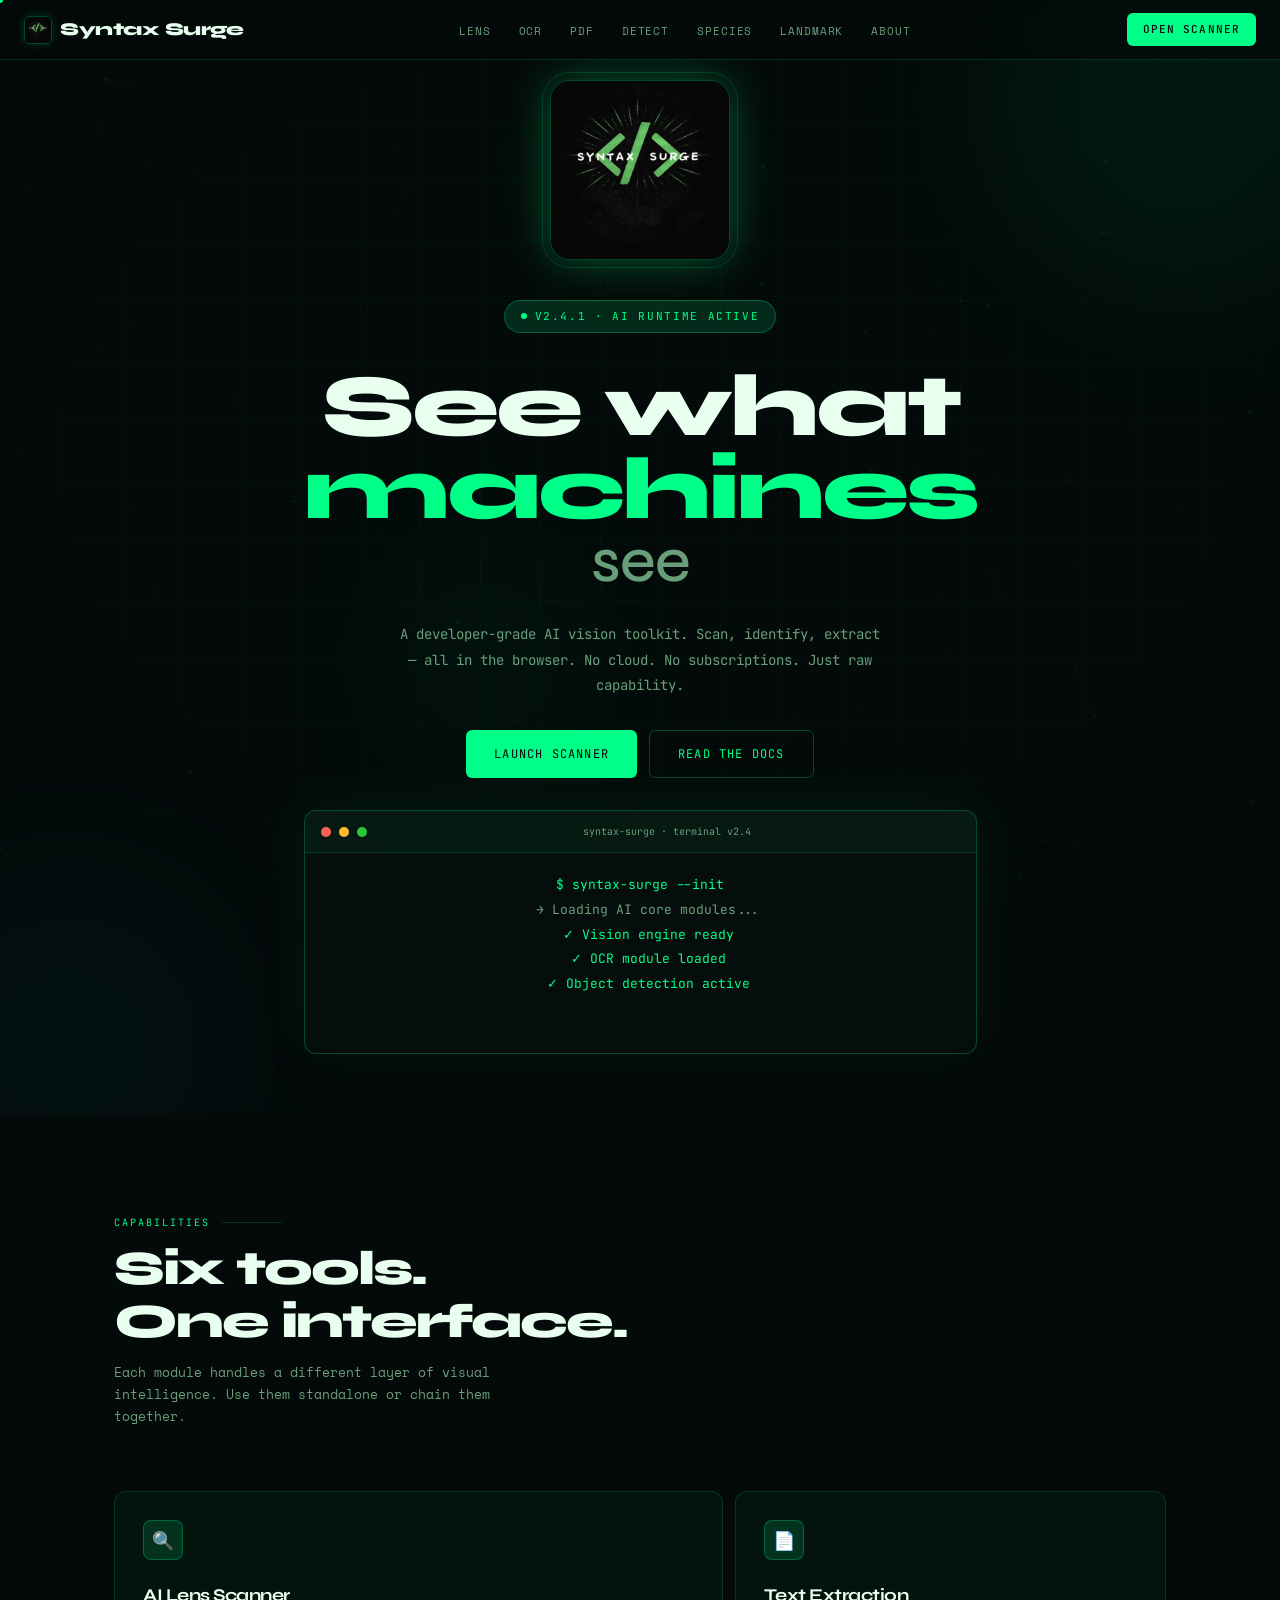
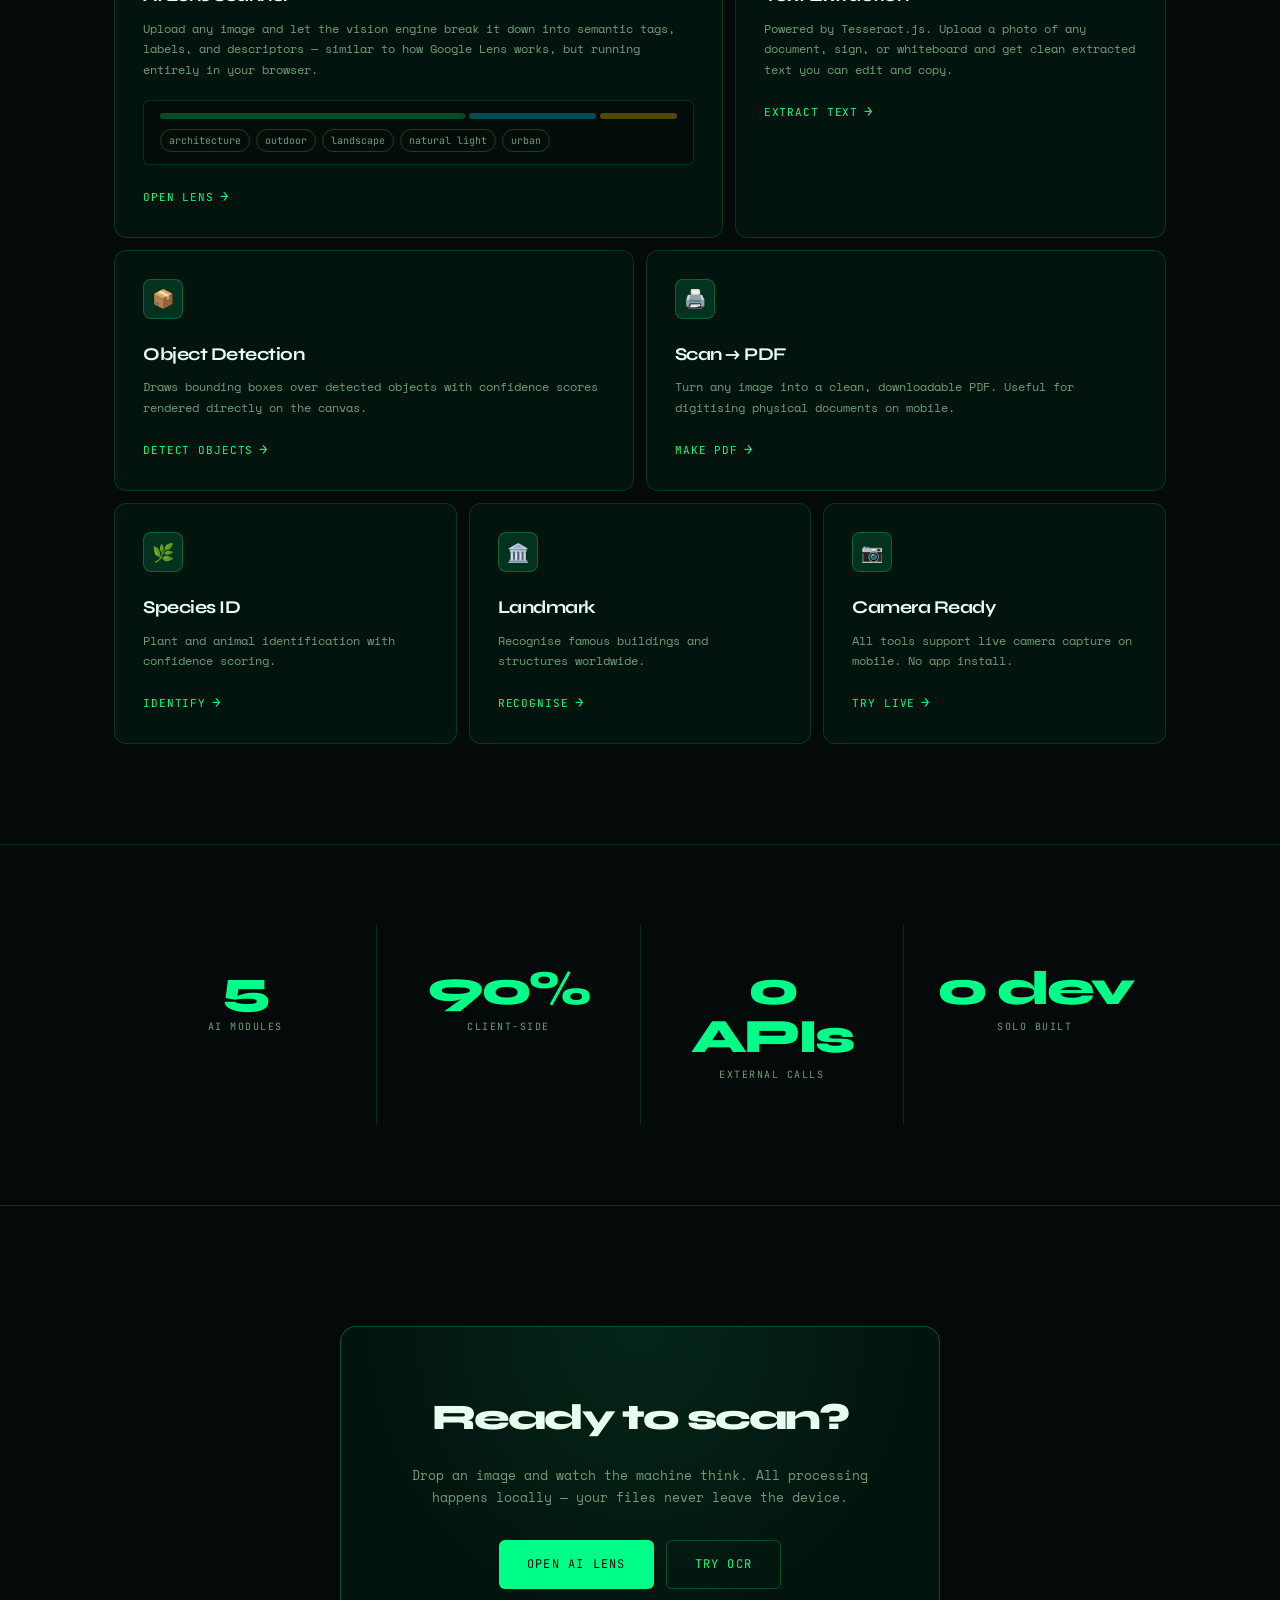
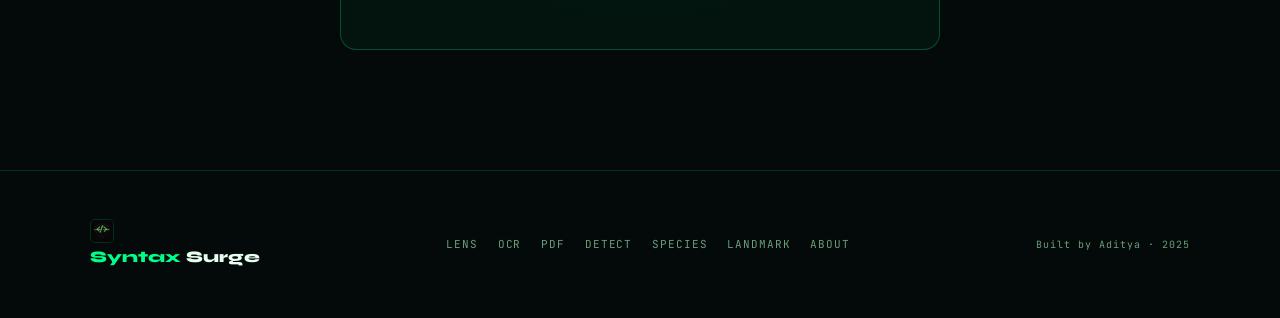
<file: index.html>
<!DOCTYPE html>
<html lang="en">
<head>
  <meta charset="UTF-8" />
  <meta name="viewport" content="width=device-width, initial-scale=1.0" />
  <title>Syntax Surge — AI Vision Platform</title>
  <meta name="description" content="Futuristic AI experimentation platform with vision scanning, OCR, object detection and more. Built by Aditya." />
  <link rel="stylesheet" href="css/style.css" />
</head>
<body>

<!-- CANVAS BACKGROUND -->
<canvas id="bg-canvas"></canvas>
<div class="grid-overlay"></div>
<div class="scanlines"></div>

<!-- CURSOR -->
<div id="cursor-dot"></div>
<div id="cursor-ring"></div>
<canvas id="cursor-trail-canvas"></canvas>

<!-- NAV -->
<nav>
  <a href="index.html" class="nav-logo"><img src="assets/logo.jpeg" alt="Syntax Surge" class="nav-logo-img" /> Syntax Surge</a>
  <ul class="nav-links">
    <li><a href="lens.html">Lens</a></li>
    <li><a href="ocr.html">OCR</a></li>
    <li><a href="pdf.html">PDF</a></li>
    <li><a href="object-detect.html">Detect</a></li>
    <li><a href="species-id.html">Species</a></li>
    <li><a href="landmark.html">Landmark</a></li>
    <li><a href="about.html">About</a></li>
  </ul>
  <a href="lens.html" class="nav-cta">Open Scanner</a>
  <button class="nav-hamburger" id="nav-burger" aria-label="Menu">
    <span></span><span></span><span></span>
  </button>
</nav>

<div id="mobile-nav-overlay" class="mobile-nav-overlay">
  <a href="lens.html">Lens Scanner</a>
  <a href="ocr.html">OCR Extract</a>
  <a href="pdf.html">Scan to PDF</a>
  <a href="object-detect.html">Object Detect</a>
  <a href="species-id.html">Species ID</a>
  <a href="landmark.html">Landmark</a>
  <a href="about.html">About</a>
</div>

<div class="page-wrap">

  <!-- HERO -->
  <section class="hero">
    <div class="orb orb-1"></div>
    <div class="orb orb-2"></div>
    <div class="orb orb-3"></div>

    <div class="hero-inner">
      <div class="hero-logo-wrap">
        <img src="assets/logo.jpeg" alt="Syntax Surge Logo" class="hero-logo-img" />
      </div>

      <div class="hero-badge">
        <span class="dot"></span>
        v2.4.1 · AI Runtime Active
      </div>

      <h1 class="hero-h1">
        See what<br>
        <span class="accent">machines</span>
        <span class="line2">see</span>
      </h1>

      <p class="hero-sub">
        A developer-grade AI vision toolkit. Scan, identify, extract — all in the browser. No cloud. No subscriptions. Just raw capability.
      </p>

      <div class="hero-actions">
        <a href="lens.html" class="btn-primary">Launch Scanner</a>
        <a href="about.html" class="btn-ghost">Read the Docs</a>
      </div>

      <!-- TERMINAL -->
      <div class="terminal-wrap">
        <div class="terminal-bar">
          <span class="t-dot r"></span>
          <span class="t-dot y"></span>
          <span class="t-dot g"></span>
          <span class="t-title">syntax-surge · terminal v2.4</span>
        </div>
        <div class="terminal-body" id="terminal-output"></div>
      </div>
    </div>
  </section>

  <!-- FEATURES -->
  <section class="features-section">
    <div class="container">
      <div class="features-header reveal">
        <div class="section-label">Capabilities</div>
        <h2>Six tools.<br>One interface.</h2>
        <p>Each module handles a different layer of visual intelligence. Use them standalone or chain them together.</p>
      </div>

      <div class="features-bento">

        <!-- Big card: Lens -->
        <div class="feat-card wide reveal">
          <div class="feat-icon">🔍</div>
          <div class="feat-title">AI Lens Scanner</div>
          <div class="feat-desc">Upload any image and let the vision engine break it down into semantic tags, labels, and descriptors — similar to how Google Lens works, but running entirely in your browser.</div>
          <div class="feat-card-preview">
            <div class="preview-bar">
              <span class="pb-1"></span><span class="pb-2"></span><span class="pb-3"></span>
            </div>
            <div class="preview-tags">
              <span>architecture</span><span>outdoor</span><span>landscape</span>
              <span>natural light</span><span>urban</span>
            </div>
          </div>
          <a href="lens.html" class="feat-link">Open Lens <span class="feat-link-icon">→</span></a>
        </div>

        <!-- Tall card: OCR -->
        <div class="feat-card tall reveal" style="transition-delay:0.1s">
          <div class="feat-icon">📄</div>
          <div class="feat-title">Text Extraction</div>
          <div class="feat-desc">Powered by Tesseract.js. Upload a photo of any document, sign, or whiteboard and get clean extracted text you can edit and copy.</div>
          <a href="ocr.html" class="feat-link">Extract Text <span class="feat-link-icon">→</span></a>
        </div>

        <!-- Half: Object Detect -->
        <div class="feat-card half reveal" style="transition-delay:0.15s">
          <div class="feat-icon">📦</div>
          <div class="feat-title">Object Detection</div>
          <div class="feat-desc">Draws bounding boxes over detected objects with confidence scores rendered directly on the canvas.</div>
          <a href="object-detect.html" class="feat-link">Detect Objects <span class="feat-link-icon">→</span></a>
        </div>

        <!-- Half: PDF -->
        <div class="feat-card half reveal" style="transition-delay:0.2s">
          <div class="feat-icon">🖨️</div>
          <div class="feat-title">Scan → PDF</div>
          <div class="feat-desc">Turn any image into a clean, downloadable PDF. Useful for digitising physical documents on mobile.</div>
          <a href="pdf.html" class="feat-link">Make PDF <span class="feat-link-icon">→</span></a>
        </div>

        <!-- Third: Species -->
        <div class="feat-card third reveal" style="transition-delay:0.25s">
          <div class="feat-icon">🌿</div>
          <div class="feat-title">Species ID</div>
          <div class="feat-desc">Plant and animal identification with confidence scoring.</div>
          <a href="species-id.html" class="feat-link">Identify <span class="feat-link-icon">→</span></a>
        </div>

        <!-- Third: Landmark -->
        <div class="feat-card third reveal" style="transition-delay:0.3s">
          <div class="feat-icon">🏛️</div>
          <div class="feat-title">Landmark</div>
          <div class="feat-desc">Recognise famous buildings and structures worldwide.</div>
          <a href="landmark.html" class="feat-link">Recognise <span class="feat-link-icon">→</span></a>
        </div>

        <!-- Third: Mobile -->
        <div class="feat-card third reveal" style="transition-delay:0.35s">
          <div class="feat-icon">📷</div>
          <div class="feat-title">Camera Ready</div>
          <div class="feat-desc">All tools support live camera capture on mobile. No app install.</div>
          <a href="lens.html" class="feat-link">Try Live <span class="feat-link-icon">→</span></a>
        </div>

      </div>
    </div>
  </section>

  <!-- STATS -->
  <section class="stats-section">
    <div class="container">
      <div class="stats-grid">
        <div class="stat-item reveal">
          <span class="stat-num" data-target="6" data-suffix="">0</span>
          <span class="stat-label">AI Modules</span>
        </div>
        <div class="stat-item reveal" style="transition-delay:0.1s">
          <span class="stat-num" data-target="100" data-suffix="%">0</span>
          <span class="stat-label">Client-side</span>
        </div>
        <div class="stat-item reveal" style="transition-delay:0.2s">
          <span class="stat-num" data-target="0" data-suffix=" APIs">0</span>
          <span class="stat-label">External Calls</span>
        </div>
        <div class="stat-item reveal" style="transition-delay:0.3s">
          <span class="stat-num" data-target="1" data-suffix=" dev">0</span>
          <span class="stat-label">Solo Built</span>
        </div>
      </div>
    </div>
  </section>

  <!-- CTA -->
  <section class="cta-section">
    <div class="container">
      <div class="cta-inner reveal">
        <h2>Ready to scan?</h2>
        <p>Drop an image and watch the machine think. All processing happens locally — your files never leave the device.</p>
        <div class="cta-actions">
          <a href="lens.html" class="btn-primary">Open AI Lens</a>
          <a href="ocr.html" class="btn-ghost">Try OCR</a>
        </div>
      </div>
    </div>
  </section>

  <!-- FOOTER -->
  <footer>
    <div class="footer-inner">
      <div class="footer-logo"><img src="assets/logo.jpeg" alt="SS" class="footer-logo-img" /> <span class="accent">Syntax</span> Surge</div>
      <div class="footer-links">
        <a href="lens.html">Lens</a>
        <a href="ocr.html">OCR</a>
        <a href="pdf.html">PDF</a>
        <a href="object-detect.html">Detect</a>
        <a href="species-id.html">Species</a>
        <a href="landmark.html">Landmark</a>
        <a href="about.html">About</a>
      </div>
      <div class="footer-copy">Built by Aditya &middot; 2025</div>
    </div>
  </footer>

</div><!-- /page-wrap -->

<script src="js/script.js"></script>
</body>
</html>
</file>
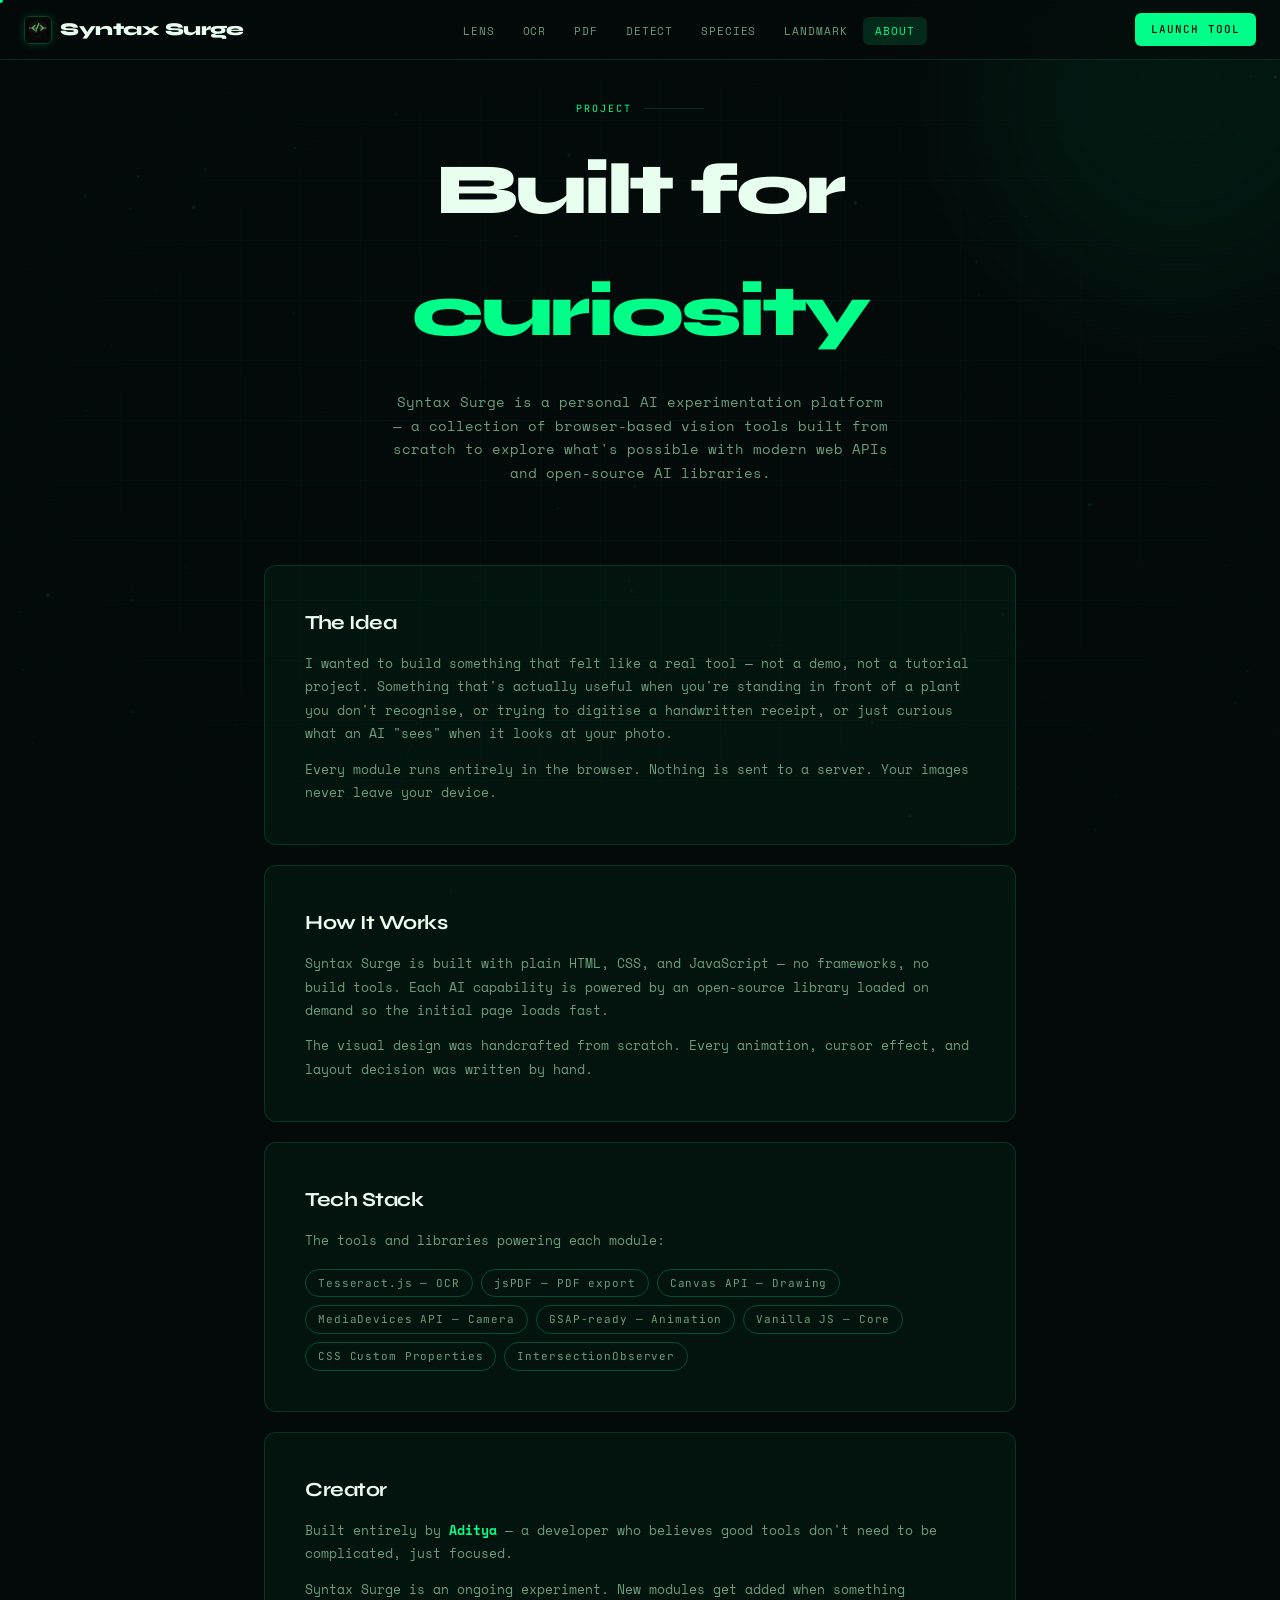
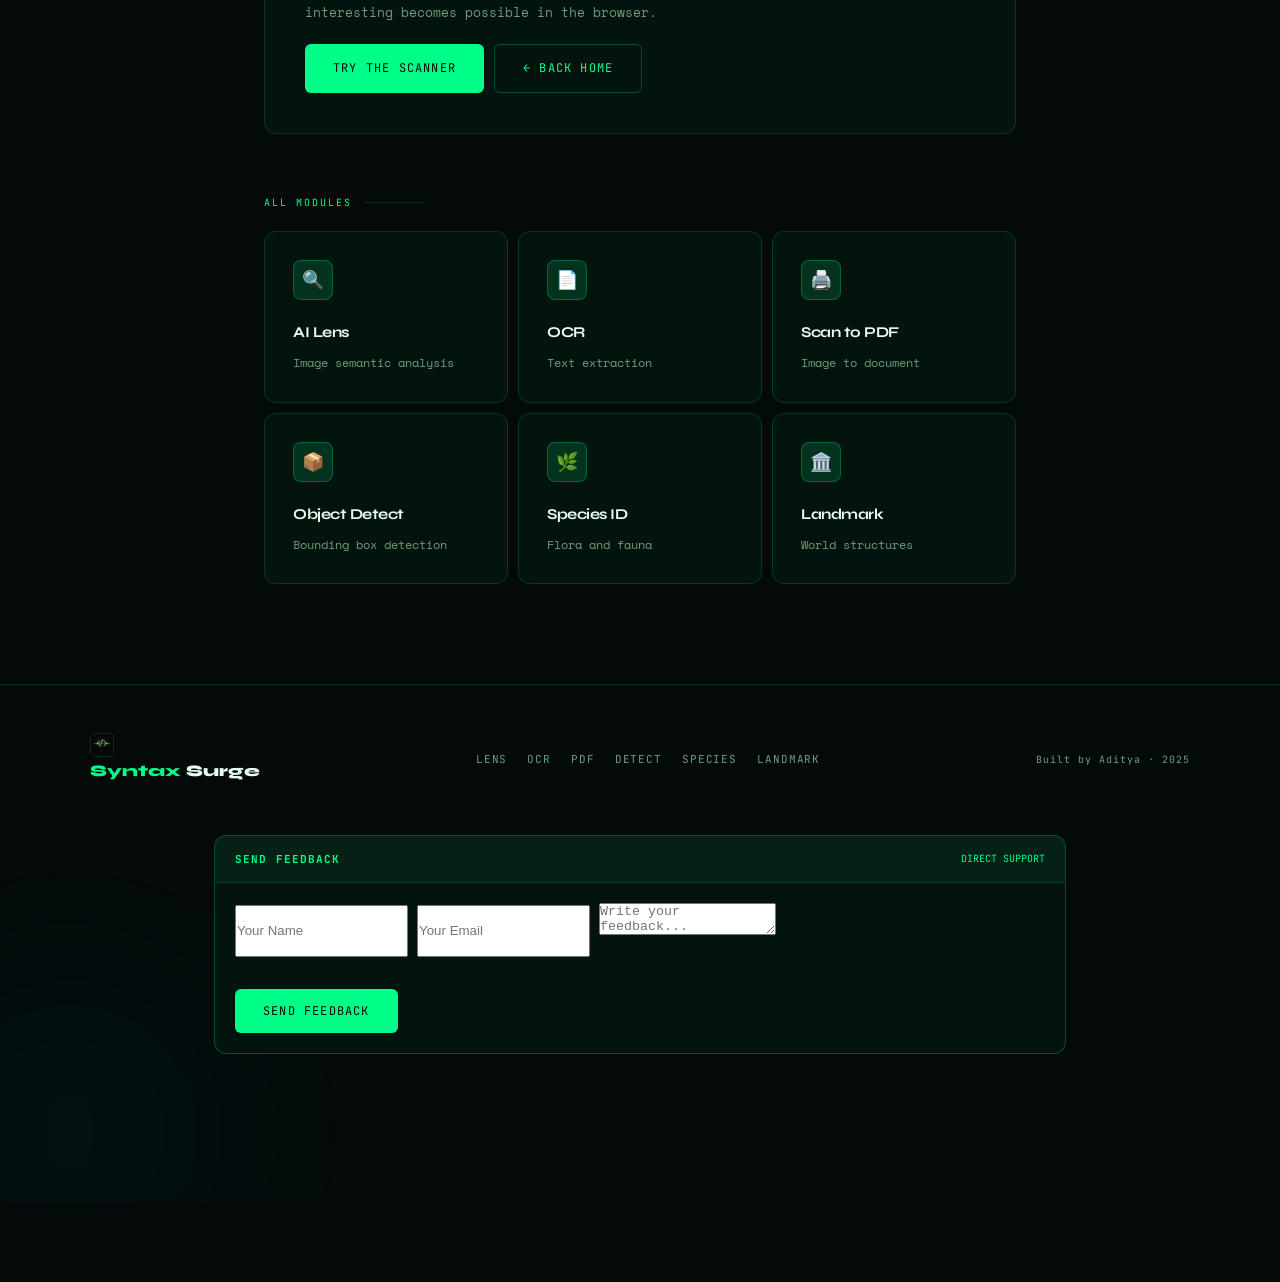
<file: about.html>
<!DOCTYPE html>
<html lang="en">
<head>
  <meta charset="UTF-8" />
  <meta name="viewport" content="width=device-width, initial-scale=1.0" />
  <title>About — Syntax Surge</title>
  <link rel="stylesheet" href="css/style.css" />
</head>
<body>
<canvas id="bg-canvas"></canvas>
<div class="grid-overlay"></div>
<div class="scanlines"></div>
<div id="cursor-dot"></div>
<div id="cursor-ring"></div>
<canvas id="cursor-trail-canvas"></canvas>

<nav>
  <a href="index.html" class="nav-logo"><img src="assets/logo.jpeg" alt="Syntax Surge" class="nav-logo-img" /> Syntax Surge</a>
  <ul class="nav-links">
    <li><a href="lens.html">Lens</a></li>
    <li><a href="ocr.html">OCR</a></li>
    <li><a href="pdf.html">PDF</a></li>
    <li><a href="object-detect.html">Detect</a></li>
    <li><a href="species-id.html">Species</a></li>
    <li><a href="landmark.html">Landmark</a></li>
    <li><a href="about.html">About</a></li>
  </ul>
  <a href="lens.html" class="nav-cta">Launch Tool</a>
  <button class="nav-hamburger" id="nav-burger"><span></span><span></span><span></span></button>
</nav>
<div id="mobile-nav-overlay" class="mobile-nav-overlay">
  <a href="lens.html">Lens</a><a href="ocr.html">OCR</a><a href="pdf.html">PDF</a>
  <a href="object-detect.html">Detect</a><a href="species-id.html">Species</a>
  <a href="landmark.html">Landmark</a><a href="about.html">About</a>
</div>

<div class="page-wrap">
  <div class="orb orb-1"></div>
  <div class="orb orb-2"></div>

  <div class="about-section">

    <div class="about-hero reveal">
      <div class="section-label" style="justify-content:center">Project</div>
      <h1>Built for <span>curiosity</span></h1>
      <p>Syntax Surge is a personal AI experimentation platform — a collection of browser-based vision tools built from scratch to explore what's possible with modern web APIs and open-source AI libraries.</p>
    </div>

    <div class="about-card reveal">
      <h3>The Idea</h3>
      <p>I wanted to build something that felt like a real tool — not a demo, not a tutorial project. Something that's actually useful when you're standing in front of a plant you don't recognise, or trying to digitise a handwritten receipt, or just curious what an AI "sees" when it looks at your photo.</p>
      <p style="margin-top:12px">Every module runs entirely in the browser. Nothing is sent to a server. Your images never leave your device.</p>
    </div>

    <div class="about-card reveal" style="transition-delay:0.1s">
      <h3>How It Works</h3>
      <p>Syntax Surge is built with plain HTML, CSS, and JavaScript — no frameworks, no build tools. Each AI capability is powered by an open-source library loaded on demand so the initial page loads fast.</p>
      <p style="margin-top:12px">The visual design was handcrafted from scratch. Every animation, cursor effect, and layout decision was written by hand.</p>
    </div>

    <div class="about-card reveal" style="transition-delay:0.15s">
      <h3>Tech Stack</h3>
      <p>The tools and libraries powering each module:</p>
      <div class="tech-pills">
        <span class="tech-pill">Tesseract.js — OCR</span>
        <span class="tech-pill">jsPDF — PDF export</span>
        <span class="tech-pill">Canvas API — Drawing</span>
        <span class="tech-pill">MediaDevices API — Camera</span>
        <span class="tech-pill">GSAP-ready — Animation</span>
        <span class="tech-pill">Vanilla JS — Core</span>
        <span class="tech-pill">CSS Custom Properties</span>
        <span class="tech-pill">IntersectionObserver</span>
      </div>
    </div>

    <div class="about-card reveal" style="transition-delay:0.2s">
      <h3>Creator</h3>
      <p>Built entirely by <strong style="color:var(--neon)">Aditya</strong> — a developer who believes good tools don't need to be complicated, just focused.</p>
      <p style="margin-top:12px">Syntax Surge is an ongoing experiment. New modules get added when something interesting becomes possible in the browser.</p>
      <div class="action-row" style="margin-top:20px">
        <a href="lens.html" class="btn-primary">Try the Scanner</a>
        <a href="index.html" class="btn-ghost">← Back Home</a>
      </div>
    </div>

    <!-- Module directory -->
    <div style="margin-top:60px" class="reveal">
      <div class="section-label">All Modules</div>
      <div style="display:grid;grid-template-columns:repeat(auto-fill,minmax(220px,1fr));gap:10px;margin-top:20px">
        <a href="lens.html" class="feat-card" style="text-decoration:none">
          <div class="feat-icon">🔍</div>
          <div class="feat-title" style="font-size:15px">AI Lens</div>
          <div class="feat-desc">Image semantic analysis</div>
        </a>
        <a href="ocr.html" class="feat-card" style="text-decoration:none">
          <div class="feat-icon">📄</div>
          <div class="feat-title" style="font-size:15px">OCR</div>
          <div class="feat-desc">Text extraction</div>
        </a>
        <a href="pdf.html" class="feat-card" style="text-decoration:none">
          <div class="feat-icon">🖨️</div>
          <div class="feat-title" style="font-size:15px">Scan to PDF</div>
          <div class="feat-desc">Image to document</div>
        </a>
        <a href="object-detect.html" class="feat-card" style="text-decoration:none">
          <div class="feat-icon">📦</div>
          <div class="feat-title" style="font-size:15px">Object Detect</div>
          <div class="feat-desc">Bounding box detection</div>
        </a>
        <a href="species-id.html" class="feat-card" style="text-decoration:none">
          <div class="feat-icon">🌿</div>
          <div class="feat-title" style="font-size:15px">Species ID</div>
          <div class="feat-desc">Flora and fauna</div>
        </a>
        <a href="landmark.html" class="feat-card" style="text-decoration:none">
          <div class="feat-icon">🏛️</div>
          <div class="feat-title" style="font-size:15px">Landmark</div>
          <div class="feat-desc">World structures</div>
        </a>
      </div>
    </div>

  </div>

  <footer>
    <div class="footer-inner">
      <div class="footer-logo"><img src="assets/logo.jpeg" alt="SS" class="footer-logo-img" /> <span class="accent">Syntax</span> Surge</div>
      <div class="footer-links">
        <a href="lens.html">Lens</a>
        <a href="ocr.html">OCR</a>
        <a href="pdf.html">PDF</a>
        <a href="object-detect.html">Detect</a>
        <a href="species-id.html">Species</a>
        <a href="landmark.html">Landmark</a>
      </div>
      <div class="footer-copy">Built by Aditya &middot; 2025</div>
    </div>

<div class="tool-workspace reveal" style="margin-top:50px">

  <div class="result-panel show">

    <div class="result-panel-header">

      <h4>Send Feedback</h4>

      <span
        style="
        font-family:var(--font-mono);
        font-size:10px;
        color:var(--neon)">

        DIRECT SUPPORT
      </span>

    </div>

    <div class="result-panel-body">

      <form
        action="mailto:yourgmail@gmail.com"
        method="POST"
        enctype="text/plain">

        <input
          type="text"
          name="name"
          placeholder="Your Name"
          class="ocr-textarea"
          style="margin-bottom:14px;height:52px"
          required>

        <input
          type="email"
          name="email"
          placeholder="Your Email"
          class="ocr-textarea"
          style="margin-bottom:14px;height:52px"
          required>

        <textarea
          name="message"
          placeholder="Write your feedback..."
          class="ocr-textarea"
          required></textarea>

        <div
          class="action-row"
          style="margin-top:18px">

          <button
            type="submit"
            class="btn-primary">

            Send Feedback
          </button>

        </div>

      </form>

    </div>

  </div>

</div>  
  </footer>
</div>

<script src="js/script.js"></script>
</body>
</html>
</file>
<file: css/style.css>
/* =============================================
   SYNTAX SURGE — CORE STYLESHEET
   Created by Aditya
   ============================================= */

@import url('https://fonts.googleapis.com/css2?family=Space+Mono:ital,wght@0,400;0,700;1,400&family=Syne:wght@400;500;600;700;800&family=JetBrains+Mono:wght@300;400;500&display=swap');

/* ── VARIABLES ─────────────────────────────── */
:root {
  --neon:        #00ff88;
  --neon-dim:    #00ff8844;
  --neon-soft:   #00ff8822;
  --acid:        #39ff14;
  --cyan:        #00e5ff;
  --bg:          #040a0a;
  --bg-1:        #070f0e;
  --bg-2:        #0a1614;
  --surface:     rgba(0,255,136,0.04);
  --surface-2:   rgba(0,255,136,0.08);
  --border:      rgba(0,255,136,0.15);
  --border-2:    rgba(0,255,136,0.25);
  --text:        #c8e6c9;
  --text-dim:    #6b9e7a;
  --text-bright: #e8fff0;
  --white:       #f0fff4;
  --font-head:   'Syne', sans-serif;
  --font-mono:   'JetBrains Mono', monospace;
  --font-body:   'Space Mono', monospace;
  --radius:      6px;
  --radius-lg:   12px;
  --glow:        0 0 20px rgba(0,255,136,0.3);
  --glow-sm:     0 0 10px rgba(0,255,136,0.2);
  --glow-lg:     0 0 60px rgba(0,255,136,0.15);
  --transition:  all 0.3s cubic-bezier(0.4, 0, 0.2, 1);
}

/* ── RESET ─────────────────────────────────── */
*, *::before, *::after { box-sizing: border-box; margin: 0; padding: 0; }
html { scroll-behavior: smooth; overflow-x: hidden; }
body {
  background: var(--bg);
  color: var(--text);
  font-family: var(--font-body);
  font-size: 14px;
  line-height: 1.7;
  overflow-x: hidden;
  cursor: none;
}
a { color: var(--neon); text-decoration: none; }
img { max-width: 100%; display: block; }
button { cursor: none; }
::selection { background: var(--neon-dim); color: var(--text-bright); }

/* ── SCROLLBAR ──────────────────────────────── */
::-webkit-scrollbar { width: 4px; }
::-webkit-scrollbar-track { background: var(--bg); }
::-webkit-scrollbar-thumb { background: var(--border-2); border-radius: 2px; }

/* ── CURSOR ─────────────────────────────────── */
#cursor-dot {
  width: 6px; height: 6px;
  background: var(--neon);
  border-radius: 50%;
  position: fixed;
  top: 0; left: 0;
  pointer-events: none;
  z-index: 10000;
  transform: translate(-50%, -50%);
  transition: width 0.2s, height 0.2s, background 0.2s;
  box-shadow: var(--glow);
}
#cursor-ring {
  width: 28px; height: 28px;
  border: 1px solid var(--neon-dim);
  border-radius: 50%;
  position: fixed;
  top: 0; left: 0;
  pointer-events: none;
  z-index: 9999;
  transform: translate(-50%, -50%);
  transition: transform 0.08s linear, width 0.25s, height 0.25s, border-color 0.25s;
}
#cursor-trail-canvas {
  position: fixed; top: 0; left: 0;
  pointer-events: none; z-index: 9998;
  opacity: 0.5;
}
body:has(a:hover) #cursor-dot,
body:has(button:hover) #cursor-dot { width: 10px; height: 10px; }
body:has(a:hover) #cursor-ring,
body:has(button:hover) #cursor-ring { width: 44px; height: 44px; border-color: var(--neon); }

/* ── CANVAS BG ──────────────────────────────── */
#bg-canvas {
  position: fixed; inset: 0;
  pointer-events: none; z-index: 0;
  opacity: 0.6;
}

/* ── GRID OVERLAY ───────────────────────────── */
.grid-overlay {
  position: fixed; inset: 0;
  pointer-events: none; z-index: 1;
  background-image:
    linear-gradient(rgba(0,255,136,0.03) 1px, transparent 1px),
    linear-gradient(90deg, rgba(0,255,136,0.03) 1px, transparent 1px);
  background-size: 60px 60px;
  mask-image: radial-gradient(ellipse at center, black 30%, transparent 80%);
}

/* ── SCANLINES ──────────────────────────────── */
.scanlines {
  position: fixed; inset: 0;
  pointer-events: none; z-index: 2;
  background: repeating-linear-gradient(
    0deg,
    transparent,
    transparent 3px,
    rgba(0,255,136,0.012) 3px,
    rgba(0,255,136,0.012) 4px
  );
  animation: scanMove 8s linear infinite;
}
@keyframes scanMove {
  0% { background-position: 0 0; }
  100% { background-position: 0 100vh; }
}

/* ── LAYOUT ─────────────────────────────────── */
.container { max-width: 1100px; margin: 0 auto; padding: 0 24px; }
.page-wrap { position: relative; z-index: 10; }

/* ── NAV ────────────────────────────────────── */
nav {
  position: fixed; top: 0; left: 0; right: 0;
  z-index: 1000;
  padding: 0 24px;
  height: 60px;
  display: flex; align-items: center; justify-content: space-between;
  background: rgba(4,10,10,0.75);
  backdrop-filter: blur(20px) saturate(1.5);
  border-bottom: 1px solid var(--border);
  transition: var(--transition);
}
nav.scrolled { background: rgba(4,10,10,0.95); border-bottom-color: var(--border-2); }
.nav-logo {
  font-family: var(--font-head);
  font-size: 18px; font-weight: 800;
  color: var(--text-bright);
  letter-spacing: -0.5px;
  display: flex; align-items: center; gap: 8px;
}
.nav-logo .logo-bracket { color: var(--neon); }
.nav-links {
  display: flex; align-items: center; gap: 4px;
  list-style: none;
}
.nav-links a {
  font-size: 11px; letter-spacing: 0.08em;
  text-transform: uppercase;
  color: var(--text-dim);
  padding: 6px 12px;
  border-radius: var(--radius);
  transition: var(--transition);
}
.nav-links a:hover, .nav-links a.active {
  color: var(--neon); background: var(--neon-soft);
}
.nav-cta {
  font-family: var(--font-mono);
  font-size: 11px; letter-spacing: 0.1em;
  text-transform: uppercase;
  color: var(--bg); background: var(--neon);
  padding: 7px 16px; border-radius: var(--radius);
  border: none; font-weight: 500;
  transition: var(--transition);
  position: relative; overflow: hidden;
}
.nav-cta::after {
  content: '';
  position: absolute; top: -50%; left: -75%;
  width: 50%; height: 200%;
  background: rgba(255,255,255,0.2);
  transform: skewX(-20deg);
  transition: left 0.4s;
}
.nav-cta:hover::after { left: 125%; }
.nav-cta:hover { box-shadow: var(--glow); transform: translateY(-1px); }

.nav-hamburger {
  display: none; flex-direction: column; gap: 4px;
  background: none; border: none; padding: 4px;
}
.nav-hamburger span {
  display: block; width: 22px; height: 2px;
  background: var(--neon); border-radius: 2px;
  transition: var(--transition);
}
.mobile-nav-overlay {
  display: none; position: fixed; inset: 0; z-index: 999;
  background: rgba(4,10,10,0.98);
  flex-direction: column; align-items: center; justify-content: center; gap: 8px;
}
.mobile-nav-overlay.open { display: flex; }
.mobile-nav-overlay a {
  font-family: var(--font-head); font-size: 22px; font-weight: 700;
  color: var(--text-bright); padding: 12px 24px;
  transition: color 0.2s;
}
.mobile-nav-overlay a:hover { color: var(--neon); }

/* ── HERO ───────────────────────────────────── */
.hero {
  min-height: 100vh;
  display: grid; place-items: center;
  padding: 80px 24px 60px;
  position: relative; overflow: hidden;
}
.hero-inner {
  max-width: 900px; margin: 0 auto;
  display: flex; flex-direction: column; align-items: center;
  text-align: center; gap: 32px;
}
.hero-badge {
  display: inline-flex; align-items: center; gap: 8px;
  font-family: var(--font-mono); font-size: 11px;
  color: var(--neon); letter-spacing: 0.15em; text-transform: uppercase;
  border: 1px solid var(--border-2); border-radius: 40px;
  padding: 6px 16px;
  background: var(--neon-soft);
}
.hero-badge .dot {
  width: 6px; height: 6px; border-radius: 50%;
  background: var(--neon);
  animation: breathe 2s ease-in-out infinite;
}
@keyframes breathe {
  0%, 100% { opacity: 1; transform: scale(1); }
  50% { opacity: 0.4; transform: scale(0.7); }
}
.hero-h1 {
  font-family: var(--font-head);
  font-size: clamp(42px, 7vw, 88px);
  font-weight: 800; line-height: 0.95;
  color: var(--text-bright);
  letter-spacing: -3px;
}
.hero-h1 .accent { color: var(--neon); }
.hero-h1 .line2 { display: block; color: var(--text-dim); font-size: 0.7em; font-weight: 500; letter-spacing: -1px; }
.hero-sub {
  font-size: 14px; color: var(--text-dim);
  max-width: 480px; line-height: 1.8;
  font-family: var(--font-mono);
}
.hero-actions {
  display: flex; gap: 12px; flex-wrap: wrap; justify-content: center;
}
.btn-primary {
  font-family: var(--font-mono); font-size: 12px;
  letter-spacing: 0.1em; text-transform: uppercase;
  color: var(--bg); background: var(--neon);
  padding: 14px 28px; border-radius: var(--radius);
  border: none; transition: var(--transition);
  position: relative; overflow: hidden;
}
.btn-primary::after {
  content: ''; position: absolute; top: -50%; left: -75%;
  width: 50%; height: 200%; background: rgba(255,255,255,0.25);
  transform: skewX(-20deg); transition: left 0.4s;
}
.btn-primary:hover::after { left: 125%; }
.btn-primary:hover { box-shadow: 0 0 30px rgba(0,255,136,0.5); transform: translateY(-2px); }
.btn-ghost {
  font-family: var(--font-mono); font-size: 12px;
  letter-spacing: 0.1em; text-transform: uppercase;
  color: var(--neon); background: transparent;
  padding: 13px 28px; border-radius: var(--radius);
  border: 1px solid var(--border-2); transition: var(--transition);
}
.btn-ghost:hover { background: var(--neon-soft); border-color: var(--neon); transform: translateY(-2px); }

/* ── TERMINAL ───────────────────────────────── */
.terminal-wrap {
  width: 100%; max-width: 700px;
  background: rgba(7,15,14,0.9);
  border: 1px solid var(--border-2);
  border-radius: var(--radius-lg);
  overflow: hidden;
  box-shadow: 0 0 60px rgba(0,255,136,0.08), 0 30px 80px rgba(0,0,0,0.6);
}
.terminal-bar {
  display: flex; align-items: center; gap: 8px;
  padding: 12px 16px;
  background: rgba(0,255,136,0.05);
  border-bottom: 1px solid var(--border);
}
.t-dot { width: 10px; height: 10px; border-radius: 50%; }
.t-dot.r { background: #ff5f57; } .t-dot.y { background: #febc2e; } .t-dot.g { background: #28c840; }
.t-title { font-family: var(--font-mono); font-size: 10px; color: var(--text-dim); margin-left: auto; margin-right: auto; }
.terminal-body {
  padding: 20px 24px 28px;
  font-family: var(--font-mono); font-size: 13px;
  color: var(--text); line-height: 1.9;
  min-height: 200px;
}
.t-line { display: block; }
.t-prompt { color: var(--neon); }
.t-cmd { color: var(--text-bright); }
.t-out { color: var(--text-dim); padding-left: 16px; }
.t-out.success { color: var(--neon); }
.t-out.warn { color: #ffd600; }
.cursor-blink {
  display: inline-block; width: 8px; height: 14px;
  background: var(--neon); vertical-align: middle; margin-left: 2px;
  animation: blink 1s step-end infinite;
}
@keyframes blink { 0%,100%{opacity:1} 50%{opacity:0} }

/* ── ORB ─────────────────────────────────────── */
.orb {
  position: absolute; border-radius: 50%;
  filter: blur(80px); pointer-events: none;
  animation: orbFloat 12s ease-in-out infinite;
}
.orb-1 { width: 400px; height: 400px; background: rgba(0,255,136,0.06); top: -100px; right: -100px; animation-delay: 0s; }
.orb-2 { width: 300px; height: 300px; background: rgba(0,229,255,0.04); bottom: -80px; left: -80px; animation-delay: -4s; }
.orb-3 { width: 200px; height: 200px; background: rgba(0,255,136,0.05); top: 50%; left: 30%; animation-delay: -8s; }
@keyframes orbFloat {
  0%, 100% { transform: translate(0, 0) scale(1); }
  33% { transform: translate(20px, -30px) scale(1.05); }
  66% { transform: translate(-15px, 20px) scale(0.95); }
}

/* ── SECTION BASE ────────────────────────────── */
section { position: relative; z-index: 10; }
.section-label {
  font-family: var(--font-mono); font-size: 10px; letter-spacing: 0.2em;
  text-transform: uppercase; color: var(--neon);
  margin-bottom: 12px;
  display: flex; align-items: center; gap: 12px;
}
.section-label::after { content: ''; flex: 1; height: 1px; background: var(--border); max-width: 60px; }

/* ── FEATURES ────────────────────────────────── */
.features-section { padding: 100px 0; }
.features-header { margin-bottom: 64px; }
.features-header h2 {
  font-family: var(--font-head); font-size: clamp(28px, 4vw, 48px);
  font-weight: 800; color: var(--text-bright); letter-spacing: -2px;
  line-height: 1.1;
}
.features-header p { color: var(--text-dim); font-size: 13px; margin-top: 12px; max-width: 400px; }

.features-bento {
  display: grid;
  grid-template-columns: repeat(12, 1fr);
  grid-template-rows: auto;
  gap: 12px;
}
.feat-card {
  background: var(--surface);
  border: 1px solid var(--border);
  border-radius: var(--radius-lg);
  padding: 28px;
  transition: var(--transition);
  position: relative; overflow: hidden;
}
.feat-card::before {
  content: '';
  position: absolute; inset: 0;
  background: linear-gradient(135deg, var(--neon-soft) 0%, transparent 60%);
  opacity: 0; transition: opacity 0.3s;
}
.feat-card:hover { border-color: var(--border-2); transform: translateY(-4px); box-shadow: var(--glow-lg); }
.feat-card:hover::before { opacity: 1; }
.feat-card.wide { grid-column: span 7; }
.feat-card.tall { grid-column: span 5; }
.feat-card.half { grid-column: span 6; }
.feat-card.third { grid-column: span 4; }

.feat-icon {
  width: 40px; height: 40px; border-radius: 8px;
  background: var(--neon-soft); border: 1px solid var(--border-2);
  display: grid; place-items: center; margin-bottom: 20px;
  font-size: 18px;
}
.feat-title {
  font-family: var(--font-head); font-size: 18px; font-weight: 700;
  color: var(--text-bright); margin-bottom: 8px; letter-spacing: -0.5px;
}
.feat-desc { font-size: 12px; color: var(--text-dim); line-height: 1.7; }
.feat-link {
  display: inline-flex; align-items: center; gap: 6px;
  font-family: var(--font-mono); font-size: 11px; letter-spacing: 0.08em;
  color: var(--neon); margin-top: 20px; text-transform: uppercase;
  transition: gap 0.2s;
}
.feat-link:hover { gap: 10px; }
.feat-link-icon { font-size: 14px; }

.feat-card-preview {
  margin-top: 20px;
  background: rgba(0,0,0,0.3);
  border: 1px solid var(--border);
  border-radius: var(--radius);
  padding: 12px 16px;
  font-family: var(--font-mono); font-size: 11px; color: var(--neon);
}
.preview-bar { display: flex; gap: 4px; margin-bottom: 10px; }
.preview-bar span { height: 6px; border-radius: 3px; }
.pb-1 { width: 60%; background: var(--neon-dim); }
.pb-2 { width: 25%; background: rgba(0,229,255,0.3); }
.pb-3 { width: 15%; background: rgba(255,214,0,0.3); }
.preview-tags { display: flex; flex-wrap: wrap; gap: 6px; }
.preview-tags span {
  font-size: 10px; padding: 2px 8px;
  border: 1px solid var(--border-2); border-radius: 20px;
  color: var(--text-dim);
}

/* ── STATS ───────────────────────────────────── */
.stats-section {
  padding: 80px 0;
  border-top: 1px solid var(--border);
  border-bottom: 1px solid var(--border);
}
.stats-grid {
  display: grid; grid-template-columns: repeat(4, 1fr);
  gap: 1px; background: var(--border);
}
.stat-item {
  background: var(--bg);
  padding: 40px 32px; text-align: center;
  transition: background 0.3s;
}
.stat-item:hover { background: var(--surface); }
.stat-num {
  font-family: var(--font-head); font-size: 48px; font-weight: 800;
  color: var(--neon); letter-spacing: -3px; line-height: 1;
  display: block;
}
.stat-label { font-family: var(--font-mono); font-size: 10px; color: var(--text-dim); letter-spacing: 0.15em; text-transform: uppercase; margin-top: 8px; }

/* ── CTA ─────────────────────────────────────── */
.cta-section { padding: 120px 0; text-align: center; }
.cta-inner {
  max-width: 600px; margin: 0 auto;
  padding: 60px; border-radius: 16px;
  background: var(--surface);
  border: 1px solid var(--border-2);
  position: relative; overflow: hidden;
}
.cta-inner::before {
  content: '';
  position: absolute; inset: 0;
  background: radial-gradient(ellipse at 50% 0%, rgba(0,255,136,0.08) 0%, transparent 70%);
}
.cta-inner h2 {
  font-family: var(--font-head); font-size: 36px; font-weight: 800;
  color: var(--text-bright); letter-spacing: -2px; margin-bottom: 16px;
  position: relative;
}
.cta-inner p { color: var(--text-dim); font-size: 13px; margin-bottom: 32px; position: relative; }
.cta-actions { display: flex; gap: 12px; justify-content: center; flex-wrap: wrap; position: relative; }

/* ── FOOTER ──────────────────────────────────── */
footer {
  border-top: 1px solid var(--border);
  padding: 48px 24px;
  position: relative; z-index: 10;
}
.footer-inner {
  max-width: 1100px; margin: 0 auto;
  display: flex; justify-content: space-between; align-items: center;
  flex-wrap: wrap; gap: 20px;
}
.footer-logo { font-family: var(--font-head); font-size: 16px; font-weight: 800; color: var(--text-bright); }
.footer-logo .accent { color: var(--neon); }
.footer-links { display: flex; gap: 20px; flex-wrap: wrap; }
.footer-links a { font-family: var(--font-mono); font-size: 11px; letter-spacing: 0.08em; text-transform: uppercase; color: var(--text-dim); transition: color 0.2s; }
.footer-links a:hover { color: var(--neon); }
.footer-copy { font-family: var(--font-mono); font-size: 10px; color: var(--text-dim); letter-spacing: 0.1em; text-align: right; }

/* ── TOOL PAGES ──────────────────────────────── */
.tool-hero {
  padding: 100px 24px 60px;
  text-align: center;
}
.tool-hero h1 {
  font-family: var(--font-head); font-size: clamp(32px, 5vw, 60px);
  font-weight: 800; letter-spacing: -2px; color: var(--text-bright); margin-bottom: 12px;
}
.tool-hero h1 span { color: var(--neon); }
.tool-hero p { color: var(--text-dim); font-size: 13px; max-width: 440px; margin: 0 auto; }

.tool-workspace {
  max-width: 900px; margin: 0 auto;
  padding: 0 24px 100px;
}

/* ── UPLOAD ZONE ─────────────────────────────── */
.upload-zone {
  border: 2px dashed var(--border-2);
  border-radius: var(--radius-lg);
  padding: 64px 32px;
  text-align: center;
  cursor: none;
  transition: var(--transition);
  background: var(--surface);
  position: relative; overflow: hidden;
}
.upload-zone::before {
  content: ''; position: absolute; inset: 0;
  background: radial-gradient(circle at 50% 50%, var(--neon-soft) 0%, transparent 70%);
  opacity: 0; transition: opacity 0.3s;
}
.upload-zone:hover, .upload-zone.drag-over {
  border-color: var(--neon);
  background: rgba(0,255,136,0.06);
  box-shadow: var(--glow-lg);
}
.upload-zone:hover::before, .upload-zone.drag-over::before { opacity: 1; }
.upload-icon {
  font-size: 40px; margin-bottom: 16px;
  display: block; position: relative;
}
.upload-zone h3 {
  font-family: var(--font-head); font-size: 20px; font-weight: 700;
  color: var(--text-bright); margin-bottom: 8px;
}
.upload-zone p { font-size: 12px; color: var(--text-dim); }
.upload-zone input { position: absolute; inset: 0; opacity: 0; cursor: none; }
.upload-or {
  display: flex; align-items: center; gap: 12px; margin: 20px 0;
  color: var(--text-dim); font-size: 11px;
}
.upload-or::before, .upload-or::after { content: ''; flex: 1; height: 1px; background: var(--border); }

/* ── IMAGE PREVIEW ───────────────────────────── */
.img-preview-box {
  display: none; border-radius: var(--radius-lg);
  overflow: hidden; border: 1px solid var(--border-2);
  position: relative;
}
.img-preview-box img {
  width: 100%; max-height: 400px;
  object-fit: contain; background: #000;
}
.img-preview-box.show { display: block; }

/* ── SCAN ANIMATION ──────────────────────────── */
.scan-overlay {
  position: absolute; inset: 0;
  pointer-events: none; z-index: 5;
  display: none;
}
.scan-overlay.active { display: block; }
.scan-line {
  position: absolute; left: 0; right: 0;
  height: 2px;
  background: linear-gradient(90deg, transparent, var(--neon), transparent);
  box-shadow: 0 0 20px var(--neon);
  top: 0;
  animation: scanDown 2s ease-in-out infinite;
}
@keyframes scanDown {
  0% { top: 0; opacity: 1; }
  90% { opacity: 1; }
  100% { top: 100%; opacity: 0; }
}
.scan-corner {
  position: absolute; width: 20px; height: 20px;
  border-color: var(--neon); border-style: solid;
}
.sc-tl { top: 8px; left: 8px; border-width: 2px 0 0 2px; }
.sc-tr { top: 8px; right: 8px; border-width: 2px 2px 0 0; }
.sc-bl { bottom: 8px; left: 8px; border-width: 0 0 2px 2px; }
.sc-br { bottom: 8px; right: 8px; border-width: 0 2px 2px 0; }

/* ── RESULT PANEL ────────────────────────────── */
.result-panel {
  margin-top: 24px; display: none;
  background: var(--surface);
  border: 1px solid var(--border-2);
  border-radius: var(--radius-lg); overflow: hidden;
}
.result-panel.show { display: block; }
.result-panel-header {
  display: flex; align-items: center; justify-content: space-between;
  padding: 14px 20px;
  background: rgba(0,255,136,0.06);
  border-bottom: 1px solid var(--border);
}
.result-panel-header h4 {
  font-family: var(--font-mono); font-size: 11px; letter-spacing: 0.1em;
  text-transform: uppercase; color: var(--neon);
}
.result-panel-body { padding: 20px; }

/* ── TAG LIST ────────────────────────────────── */
.tag-list { display: flex; flex-wrap: wrap; gap: 8px; }
.tag {
  font-family: var(--font-mono); font-size: 11px;
  padding: 4px 12px; border-radius: 20px;
  border: 1px solid var(--border-2);
  color: var(--text);
  background: var(--surface-2);
  transition: var(--transition);
}
.tag:hover { border-color: var(--neon); color: var(--neon); }
.tag.high { border-color: rgba(0,255,136,0.4); color: var(--neon); background: var(--neon-soft); }

/* ── OCR TEXTAREA ────────────────────────────── */
.ocr-output {
  width: 100%; min-height: 200px;
  background: rgba(0,0,0,0.4);
  border: 1px solid var(--border);
  border-radius: var(--radius);
  padding: 16px; resize: vertical;
  font-family: var(--font-mono); font-size: 13px;
  color: var(--text); line-height: 1.7;
  outline: none; transition: border-color 0.2s;
}
.ocr-output:focus { border-color: var(--neon); }

/* ── PROGRESS ────────────────────────────────── */
.progress-wrap {
  margin-top: 16px; display: none;
}
.progress-wrap.show { display: block; }
.progress-label {
  font-family: var(--font-mono); font-size: 10px; color: var(--text-dim);
  letter-spacing: 0.1em; text-transform: uppercase; margin-bottom: 8px;
  display: flex; justify-content: space-between;
}
.progress-bar-outer {
  height: 4px; background: var(--border);
  border-radius: 2px; overflow: hidden;
}
.progress-bar-inner {
  height: 100%; width: 0%;
  background: var(--neon); border-radius: 2px;
  transition: width 0.3s ease; box-shadow: var(--glow-sm);
}

/* ── ACTION ROW ──────────────────────────────── */
.action-row {
  display: flex; gap: 10px; flex-wrap: wrap; margin-top: 20px;
}

/* ── OBJECT DETECT ───────────────────────────── */
.detect-canvas-wrap {
  position: relative; border-radius: var(--radius-lg);
  overflow: hidden; border: 1px solid var(--border-2);
  display: none;
}
.detect-canvas-wrap.show { display: block; }
.detect-canvas-wrap canvas { display: block; width: 100%; }

/* ── SPECIES / LANDMARK RESULT ───────────────── */
.id-result {
  padding: 24px; text-align: center;
  display: flex; flex-direction: column; align-items: center; gap: 16px;
}
.id-badge {
  font-family: var(--font-mono); font-size: 11px; letter-spacing: 0.12em;
  text-transform: uppercase; padding: 6px 16px;
  background: var(--neon-soft); border: 1px solid var(--border-2);
  border-radius: 20px; color: var(--neon);
}
.id-name {
  font-family: var(--font-head); font-size: 28px; font-weight: 800;
  color: var(--text-bright); letter-spacing: -1px;
}
.id-info { font-size: 12px; color: var(--text-dim); max-width: 400px; text-align: center; }
.confidence-ring {
  position: relative; width: 80px; height: 80px;
}
.confidence-ring svg { transform: rotate(-90deg); }
.ring-bg { fill: none; stroke: var(--border); stroke-width: 6; }
.ring-val { fill: none; stroke: var(--neon); stroke-width: 6; stroke-linecap: round; transition: stroke-dashoffset 1s ease; }
.ring-text {
  position: absolute; inset: 0;
  display: flex; align-items: center; justify-content: center;
  font-family: var(--font-mono); font-size: 13px; color: var(--neon); font-weight: 500;
}

/* ── ABOUT ───────────────────────────────────── */
.about-section { padding: 100px 24px; max-width: 800px; margin: 0 auto; }
.about-hero { text-align: center; margin-bottom: 80px; }
.about-hero h1 {
  font-family: var(--font-head); font-size: clamp(36px, 6vw, 72px);
  font-weight: 800; color: var(--text-bright); letter-spacing: -3px; margin-bottom: 16px;
}
.about-hero h1 span { color: var(--neon); }
.about-hero p { color: var(--text-dim); font-size: 14px; max-width: 500px; margin: 0 auto; }

.about-card {
  background: var(--surface); border: 1px solid var(--border);
  border-radius: var(--radius-lg); padding: 40px; margin-bottom: 20px;
  transition: var(--transition);
}
.about-card:hover { border-color: var(--border-2); box-shadow: var(--glow-lg); }
.about-card h3 {
  font-family: var(--font-head); font-size: 20px; font-weight: 700;
  color: var(--text-bright); margin-bottom: 12px; letter-spacing: -0.5px;
}
.about-card p { color: var(--text-dim); font-size: 13px; line-height: 1.8; }

.tech-pills { display: flex; flex-wrap: wrap; gap: 8px; margin-top: 16px; }
.tech-pill {
  font-family: var(--font-mono); font-size: 11px; letter-spacing: 0.08em;
  padding: 4px 12px; border-radius: 20px;
  border: 1px solid var(--border-2); color: var(--text-dim);
}

/* ── REVEAL ANIMATION ────────────────────────── */
.reveal {
  opacity: 0; transform: translateY(30px);
  transition: opacity 0.7s ease, transform 0.7s ease;
}
.reveal.visible { opacity: 1; transform: translateY(0); }

/* ── LOADING SPINNER ─────────────────────────── */
.spinner {
  display: inline-block; width: 16px; height: 16px;
  border: 2px solid var(--border); border-top-color: var(--neon);
  border-radius: 50%; animation: spin 0.8s linear infinite;
  vertical-align: middle; margin-right: 6px;
}
@keyframes spin { to { transform: rotate(360deg); } }

/* ── TOAST ───────────────────────────────────── */
.toast {
  position: fixed; bottom: 24px; right: 24px; z-index: 9999;
  font-family: var(--font-mono); font-size: 12px; letter-spacing: 0.08em;
  background: rgba(7,15,14,0.95); border: 1px solid var(--border-2);
  border-radius: var(--radius); padding: 12px 20px;
  color: var(--neon); backdrop-filter: blur(12px);
  transform: translateX(120%); transition: transform 0.3s ease;
  box-shadow: var(--glow);
}
.toast.show { transform: translateX(0); }

/* ── CAMERA SECTION ──────────────────────────── */
.camera-strip {
  display: flex; gap: 10px; flex-wrap: wrap;
  margin-top: 16px; justify-content: center;
}
.cam-btn {
  font-family: var(--font-mono); font-size: 11px; letter-spacing: 0.1em;
  text-transform: uppercase; padding: 10px 20px; border-radius: var(--radius);
  border: 1px solid var(--border-2); color: var(--text); background: var(--surface);
  transition: var(--transition);
}
.cam-btn:hover { border-color: var(--neon); color: var(--neon); background: var(--neon-soft); }

/* ── VIDEO ───────────────────────────────────── */
.video-preview {
  display: none; width: 100%; border-radius: var(--radius-lg);
  border: 1px solid var(--border-2); overflow: hidden;
}
.video-preview.show { display: block; }
.video-preview video { display: block; width: 100%; }

/* ── LOGO IMAGE ──────────────────────────────── */
.nav-logo-img {
  width: 28px; height: 28px;
  border-radius: 6px;
  object-fit: cover;
  border: 1px solid var(--border-2);
  box-shadow: 0 0 8px rgba(0,255,136,0.2);
  flex-shrink: 0;
}
.footer-logo-img {
  width: 24px; height: 24px;
  border-radius: 5px;
  object-fit: cover;
  border: 1px solid var(--border);
  vertical-align: middle;
}
.hero-logo-wrap {
  position: relative;
  display: inline-block;
  margin-bottom: 8px;
}
.hero-logo-img {
  width: clamp(110px, 18vw, 180px);
  height: clamp(110px, 18vw, 180px);
  border-radius: 20px;
  object-fit: cover;
  border: 1px solid var(--border-2);
  box-shadow:
    0 0 40px rgba(0,255,136,0.25),
    0 0 80px rgba(0,255,136,0.08),
    inset 0 0 20px rgba(0,255,136,0.05);
  animation: logoPulse 4s ease-in-out infinite;
  display: block;
}
@keyframes logoPulse {
  0%, 100% { box-shadow: 0 0 40px rgba(0,255,136,0.25), 0 0 80px rgba(0,255,136,0.08); }
  50%       { box-shadow: 0 0 60px rgba(0,255,136,0.4), 0 0 120px rgba(0,255,136,0.15); }
}
.hero-logo-wrap::after {
  content: '';
  position: absolute; inset: -8px;
  border-radius: 28px;
  border: 1px solid var(--border);
  animation: logoPulse 4s ease-in-out infinite reverse;
  pointer-events: none;
}

/* ── RESPONSIVE ──────────────────────────────── */
@media (max-width: 768px) {
  .nav-links { display: none; }
  .nav-cta { display: none; }
  .nav-hamburger { display: flex; }
  .features-bento { grid-template-columns: 1fr; }
  .feat-card.wide, .feat-card.tall, .feat-card.half, .feat-card.third { grid-column: span 1; }
  .stats-grid { grid-template-columns: repeat(2, 1fr); }
  .hero-h1 { letter-spacing: -2px; }
}
@media (max-width: 480px) {
  .stats-grid { grid-template-columns: 1fr 1fr; }
  .stat-num { font-size: 36px; }
  .cta-inner { padding: 32px 20px; }
  .footer-inner { flex-direction: column; text-align: center; }
  .footer-copy { text-align: center; }
}
</file>
